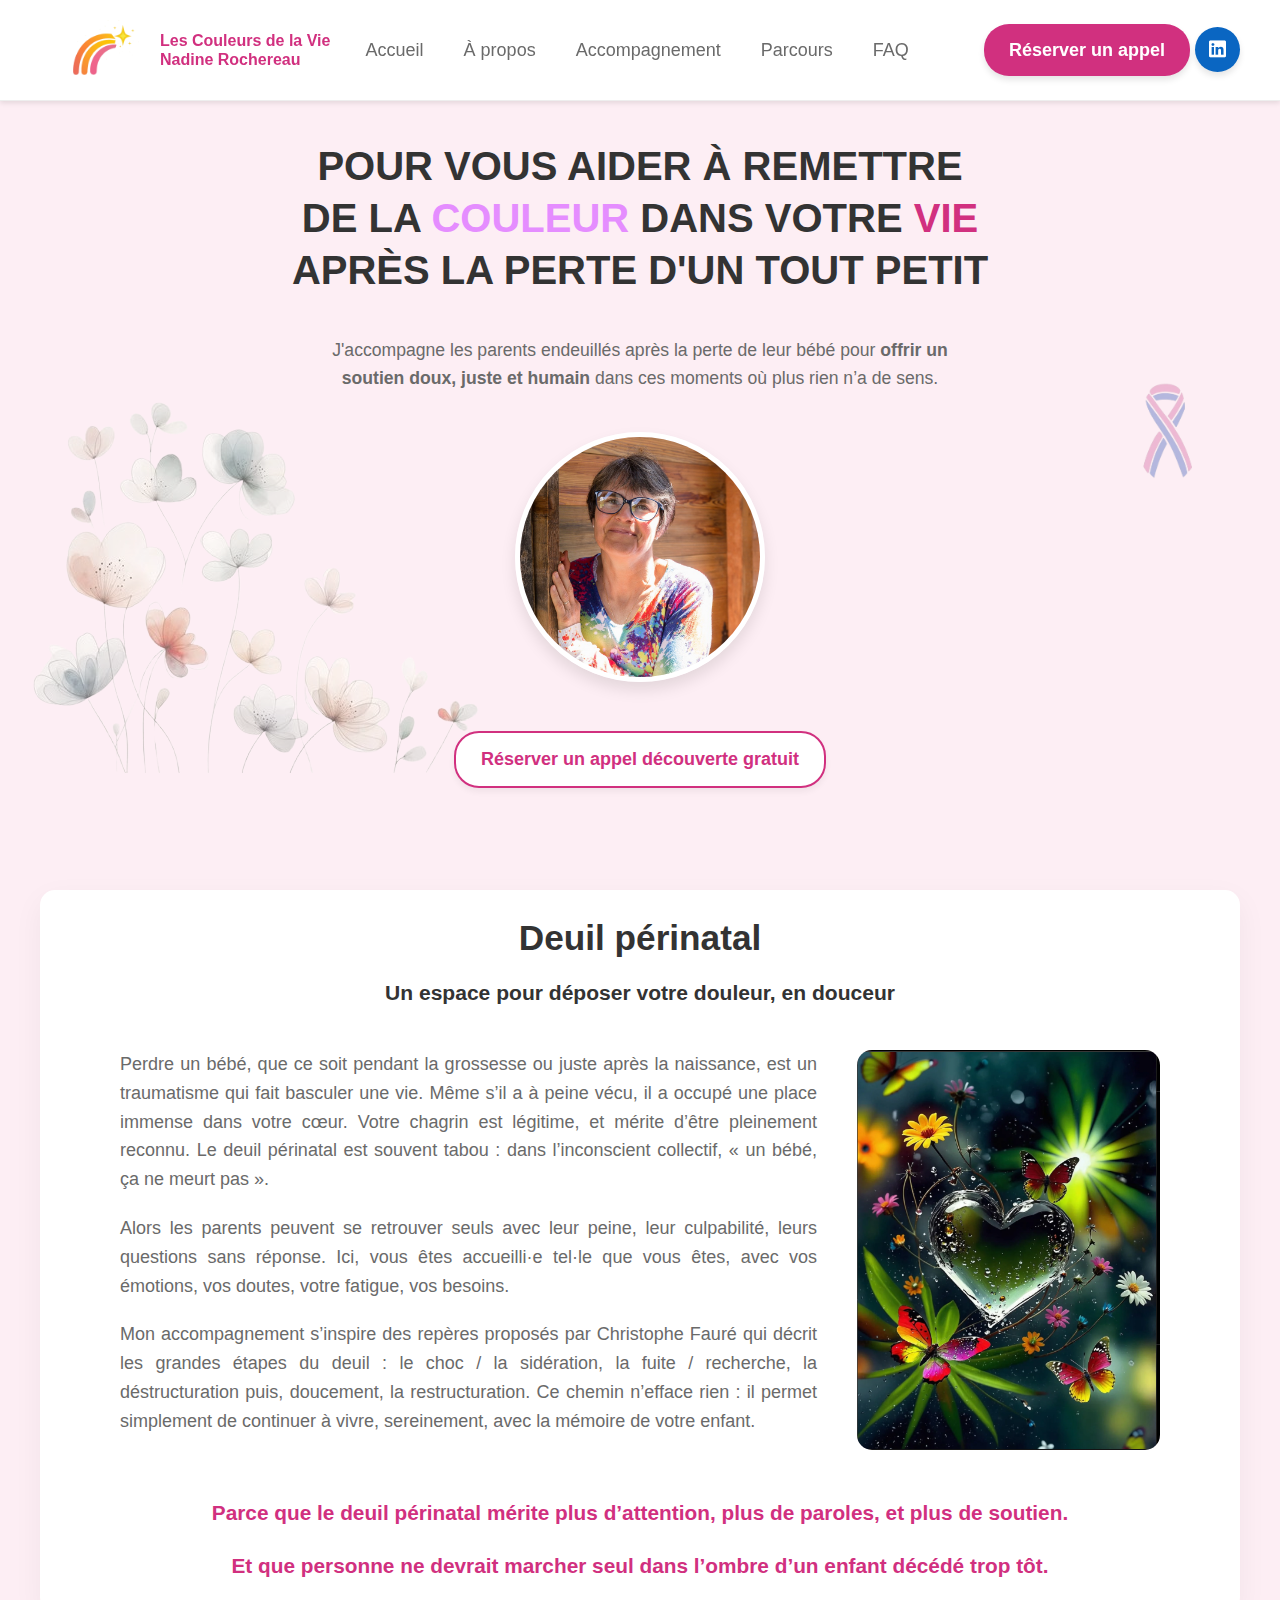
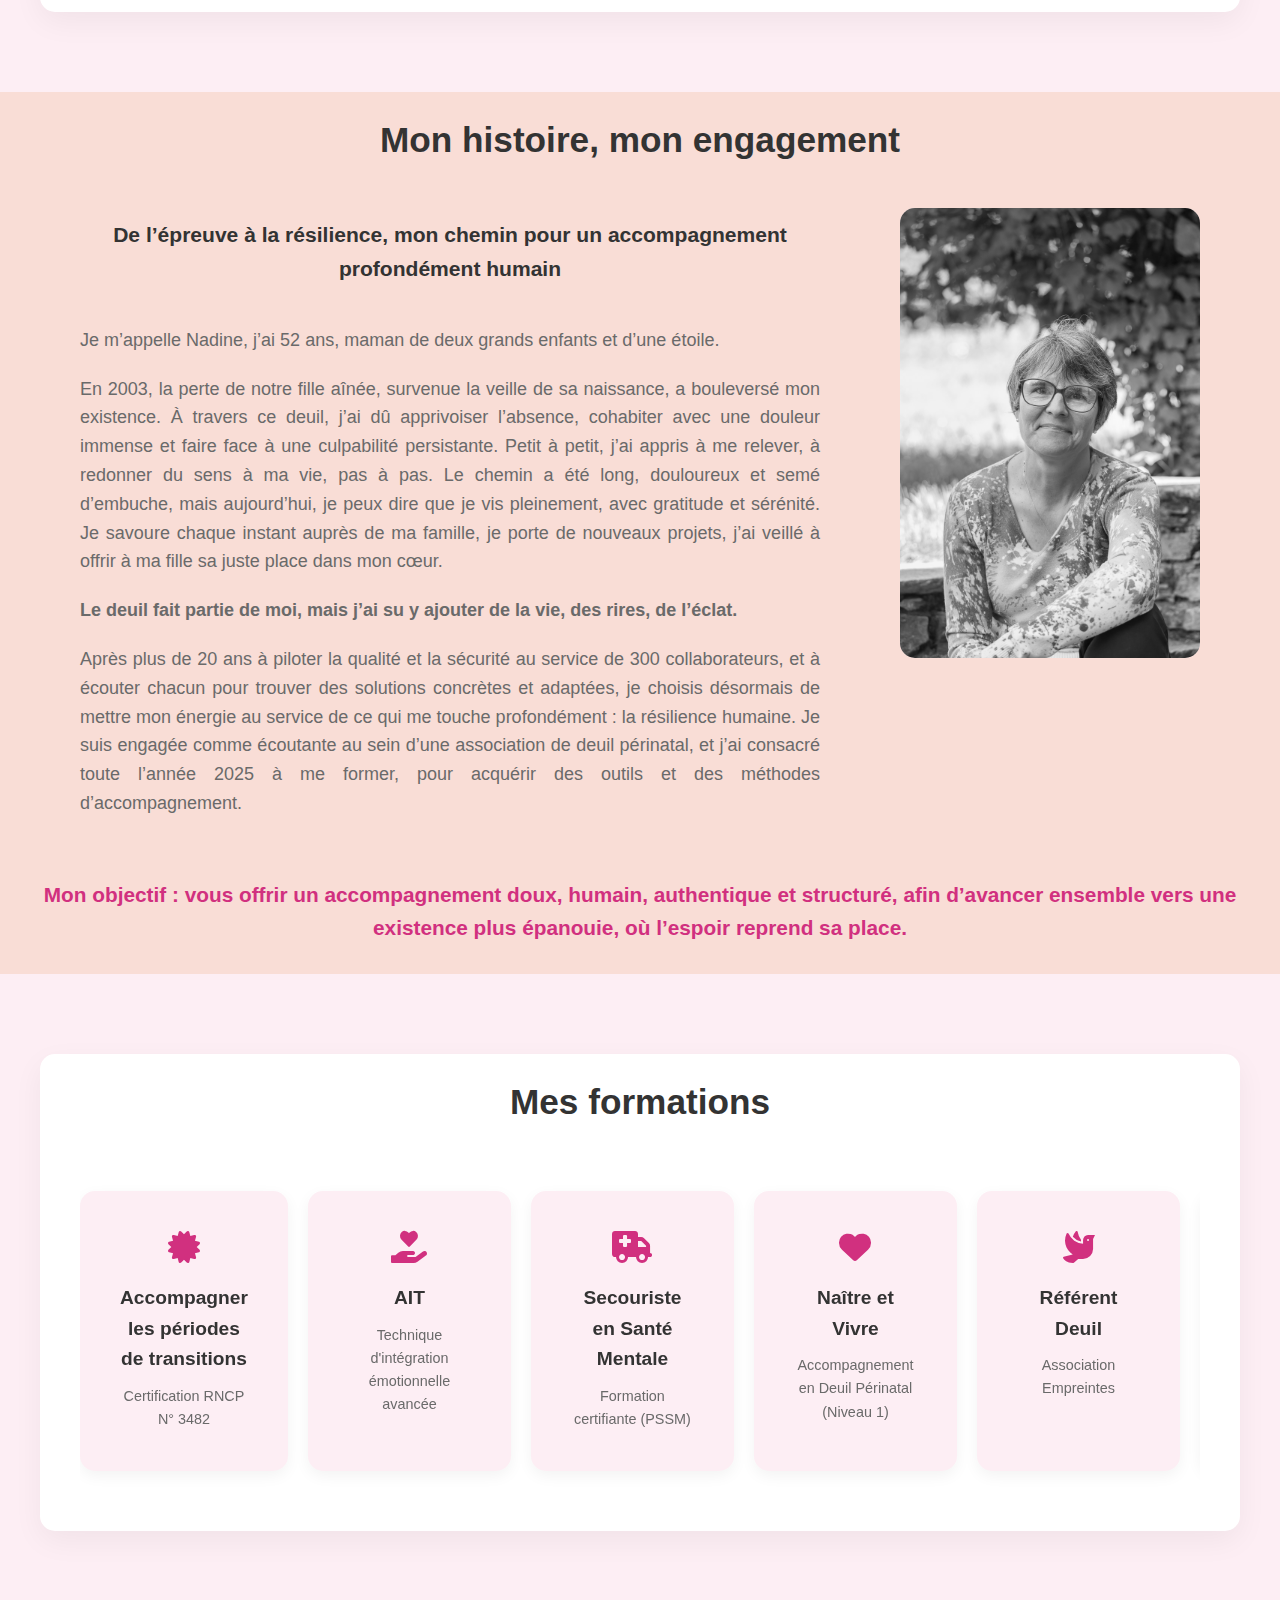
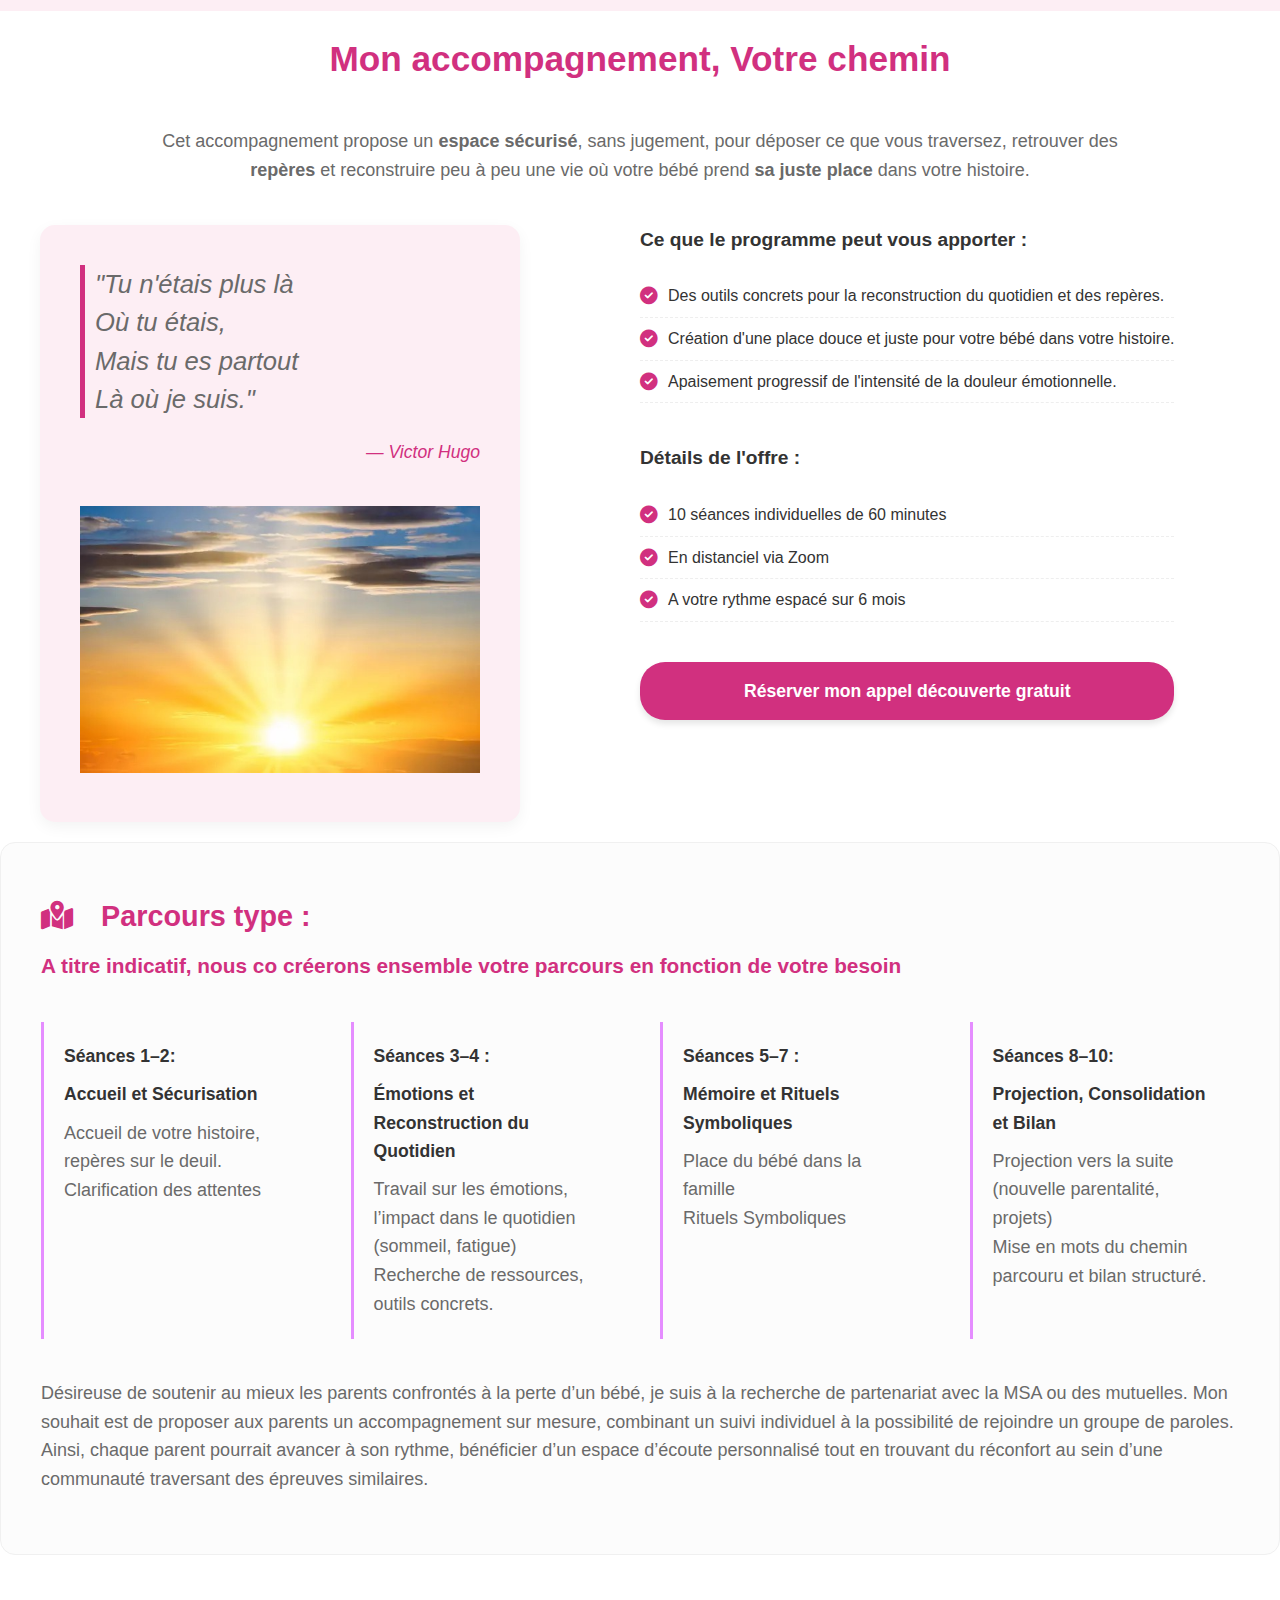
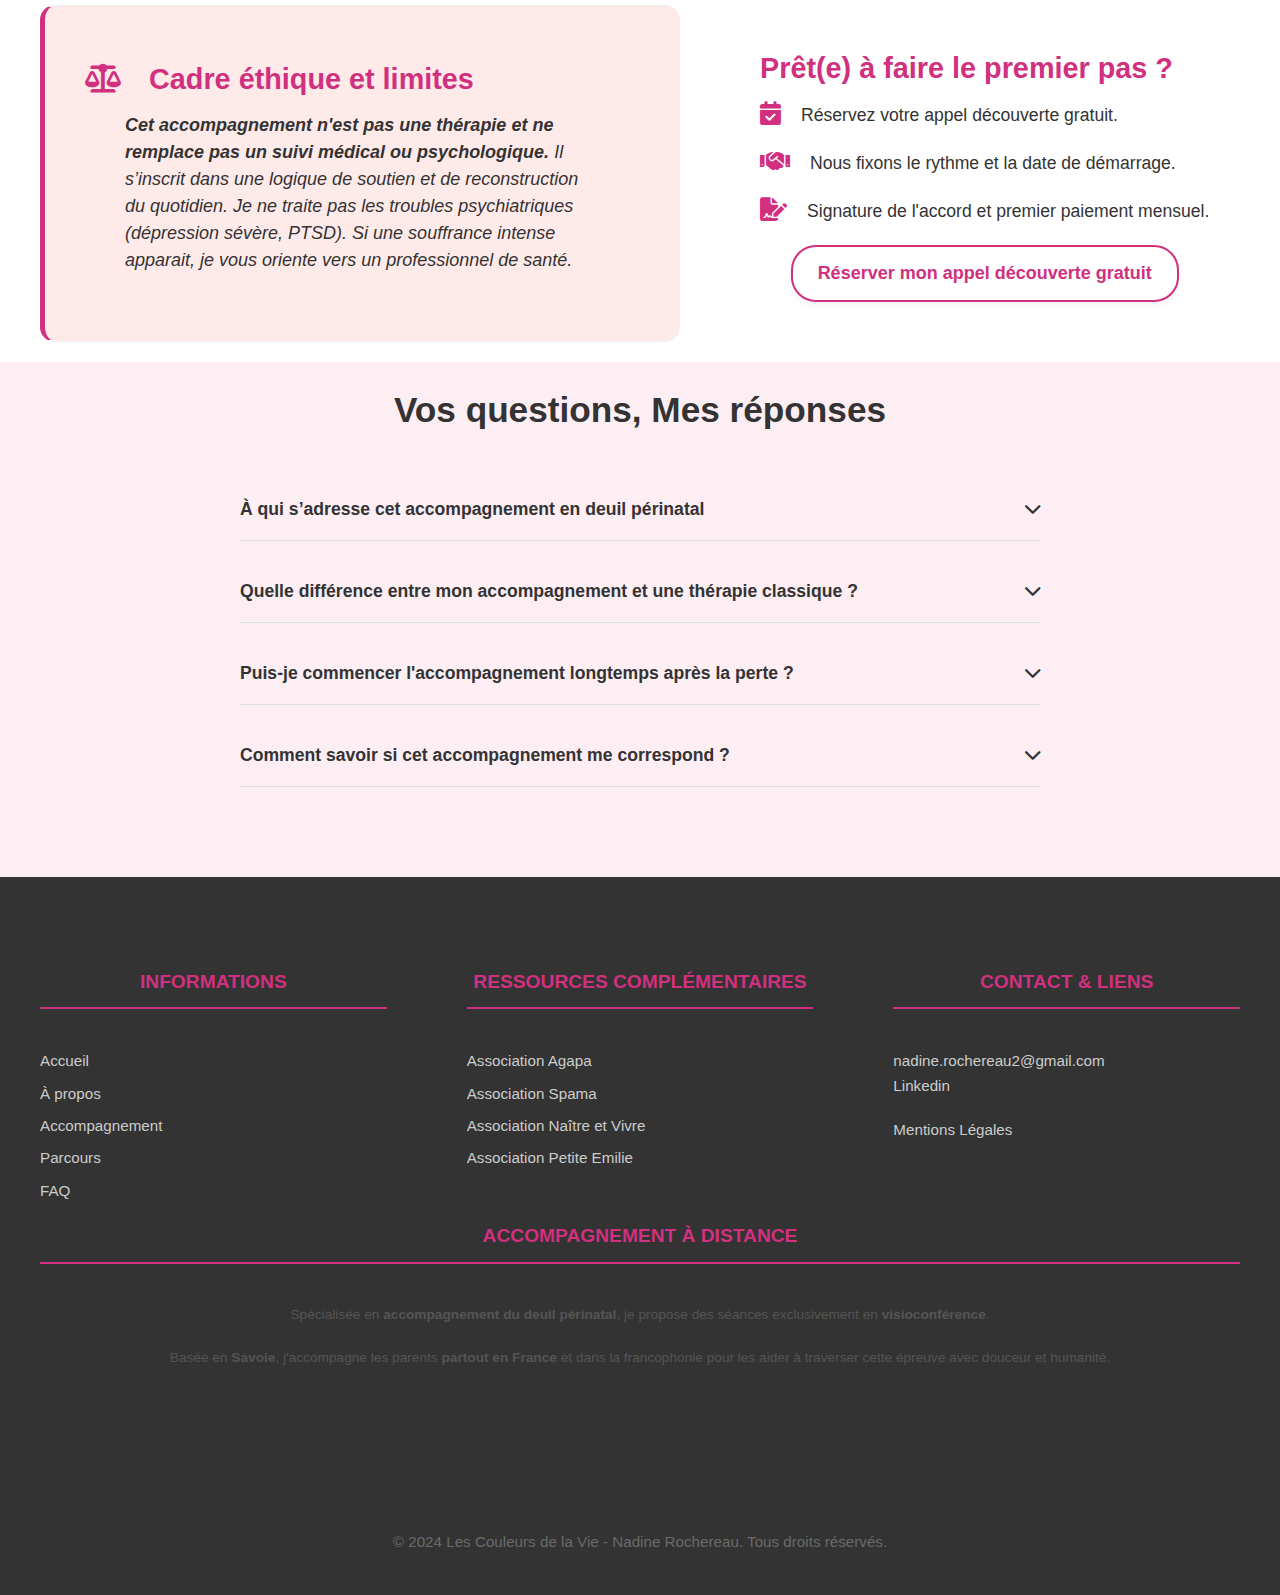
<file: index.html>
<!DOCTYPE html>
<html lang="fr">
<head>
    <meta charset="UTF-8">
    <meta name="viewport" content="width=device-width, initial-scale=1.0">

    <title>Nadine Rochereau | Les Couleurs de la Vie - Accompagnement Deuil Périnatal</title>
    <meta name="description" content="Nadine Rochereau accompagne les parents traversant un deuil périnatal. Retrouvez sens et apaisement grâce à un suivi personnalisé à distance et bienveillant.">

    <link rel="icon" type="image/png" href="img/favicon.png"> 
    <link rel="apple-touch-icon" href="img/favicon.png"> <meta property="og:title" content="Les Couleurs de la Vie - Nadine Rochereau">
    <meta property="og:description" content="Accompagnement et soutien en deuil périnatal. Retrouver l'apaisement.">
    <meta property="og:image" content="https://nadine-rochereau.fr/img/logo.png">
    <meta property="og:url" content="https://nadine-rochereau.fr">
    <meta property="og:type" content="website">

    <link rel="stylesheet" href="styles.css">
    <link rel="stylesheet" href="https://cdnjs.cloudflare.com/ajax/libs/font-awesome/6.0.0-beta3/css/all.min.css">
</head>
<body>

    <header class="main-header">
        <div class="logo-container">
            <img src="img/logo.png" alt="Logo Les Couleurs de la Vie Nadine Rochereau" class="logo-image">
            <div class="logo-text">
                <p>Les Couleurs de la Vie</p>
                <p>Nadine Rochereau</p>
            </div>
        </div>

        <nav class="main-nav">
            <ul>
                <li><a href="#accueil">Accueil</a></li>
                <li><a href="#apropos">À propos</a></li>
                <li><a href="#offres">Accompagnement</a></li>
                <li><a href="#details-individuel">Parcours</a></li>
                <li><a href="#faq">FAQ</a></li>
            </ul>
        </nav>
        <div class="header_button">
            <a href="https://calendly.com/nadine-rochereau2/30min" class="btn-primary">Réserver un appel</a>
            <a href="https://www.linkedin.com/in/nadine-rochereau-3229ab363/" class="btn-linkedin" aria-label="Lien vers LinkedIn">
                <i class="fab fa-linkedin"></i>
            </a>
        </div>
        
        
    </header>
    <main>
        <section id="accueil" class="hero-section">
            <div class="hero-content">
                <h1 class="headline-choc">
                    POUR VOUS AIDER À REMETTRE DE LA <span class="highlight-color">COULEUR</span>
                    DANS VOTRE <span class="highlight-color-dark">VIE</span> APRÈS LA PERTE D'UN TOUT PETIT
                </h1>
                <p class="tagline">
                    J'accompagne les parents endeuillés après la perte de leur bébé pour  <span class="bold">offrir un soutien doux, juste et humain</span> dans ces moments où plus rien n’a de sens.
                </p>
                <div class="photo-container">
                    <img src="img/nadine_accueil.jpg" alt="Nadine Rochereau - Accompagnatrice" class="profile-photo">
                </div>
                <a href="https://calendly.com/nadine-rochereau2/30min" class="btn-secondary">Réserver un appel découverte gratuit</a>
            </div>
            <div class="decoration ribbon-deco">
                <img src="img/ruban.png" alt="Ruban décoratif" class="deco-image"> 
            </div>
            <div class="decoration butterfly-deco">
                <img src="img/fleur.png" alt="Papillon décoratif" class="deco-image">
            </div> 
        </section>
        <section id="explication-deuil" class="info-section">
            <div class="deuil_title">
                <h2>Deuil périnatal</h2>
                <h3>Un espace pour déposer votre douleur, en douceur</h3>
            </div>
            <div class="info-grid">
                <div class="info-grid-text">
                    <p>
                        Perdre un bébé, que ce soit pendant la grossesse ou juste après la naissance, est un traumatisme qui fait basculer une vie. Même s’il a à peine vécu, il a occupé une place immense dans votre cœur. Votre chagrin est légitime, et mérite d’être pleinement reconnu.
                        Le deuil périnatal est souvent tabou : dans l’inconscient collectif, « un bébé, ça ne meurt pas ».
                    </p>
                    <p> 
                        Alors les parents peuvent se retrouver seuls avec leur peine, leur culpabilité, leurs questions sans réponse. Ici, vous êtes accueilli·e tel·le que vous êtes, avec vos émotions, vos doutes, votre fatigue, vos besoins.
                    </p>
                    <p>
                    Mon accompagnement s’inspire des repères proposés par Christophe Fauré qui décrit les grandes étapes du deuil : le choc / la sidération, la fuite / recherche, la déstructuration puis, doucement, la restructuration.
                    Ce chemin n’efface rien : il permet simplement de continuer à vivre, sereinement, avec la mémoire de votre enfant. 
                    </p>
                </div>
                <img src="img/image_deuil.png" alt="Accompagnement deuil périnatal" class="visual-placeholder" id="deuil_img">
            </div>
            <div class="transition-div">
                <p class="transition-phrase">
                Parce que le deuil périnatal mérite plus d’attention, plus de paroles, et plus de soutien.
                </p>
                <p class="transition-phrase">
                    Et que personne ne devrait marcher seul dans l’ombre d’un enfant décédé trop tôt.
                </p>
            </div>
            
        </section>
        <div class="smooth-transition-div"></div>

        <section id="apropos" class="about-section">
            <h2>Mon histoire, mon engagement</h2>
            <div class="about-content">
                <div class="bio-text">
                    <h3>De l’épreuve à la résilience, mon chemin pour un accompagnement profondément humain</h3>
                    <p>
                        Je m’appelle Nadine, j’ai 52 ans, maman de deux grands enfants et d’une étoile.
                    </p>
                    
                    <p>
                        En 2003, la perte de notre fille aînée, survenue la veille de sa naissance, a bouleversé mon existence. À travers ce deuil, j’ai dû apprivoiser l’absence, cohabiter avec une douleur immense et faire face à une culpabilité persistante. Petit à petit, j’ai appris à me relever, à redonner du sens à ma vie, pas à pas. Le chemin a été long, douloureux et semé d’embuche, mais aujourd’hui, je peux dire que je vis pleinement, avec gratitude et sérénité. Je savoure chaque instant auprès de ma famille, je porte de nouveaux projets, j’ai veillé à offrir à ma fille sa juste place dans mon cœur.                     
                    </p>
                    <p>
                        <span class="bold">Le deuil fait partie de moi, mais j’ai su y ajouter de la vie, des rires, de l’éclat.</span> 
                    </p>
                    <p>
                        Après plus de 20 ans à piloter la qualité et la sécurité au service de 300 collaborateurs, et à écouter chacun pour trouver des solutions concrètes et adaptées, je choisis désormais de mettre mon énergie au service de ce qui me touche profondément : la résilience humaine. Je suis engagée comme écoutante au sein d’une association de deuil périnatal, et j’ai consacré toute l’année 2025 à me former, pour acquérir des outils et des méthodes d’accompagnement.                    
                    </p>
                    
                </div>
                <img src="img/nadine_apropos.jpg" alt="nadine_apropos" class="visual-placeholder" id="apropos_img">
            </div>
            <div class="transition-div">
                <p class="transition-phrase">
                    Mon <span class="bold">objectif</span> : vous offrir un accompagnement doux, humain, authentique et structuré, afin d’avancer ensemble vers une existence plus épanouie, où l’espoir reprend sa place.
                </p>
            </div>
        </section>
        <section id="formations" class="info-section">
            <h2>Mes formations</h2>
            <div class="formations-carrousel">
                <div class="formations-group">
                    <div class="formation-card">
                        <i class="fas fa-certificate"></i>
                        <h4>Accompagner les périodes de transitions</h4>
                        <p>Certification RNCP N° 3482 </p>
                    </div>

                    <div class="formation-card">
                        <i class="fas fa-hand-holding-heart"></i>
                        <h4>AIT </h4>
                        <p>Technique d'intégration émotionnelle avancée</p>
                    </div>

                    <div class="formation-card">
                        <i class="fas fa-ambulance"></i>
                        <h4>Secouriste en Santé Mentale</h4>
                        <p>Formation certifiante  (PSSM)</p>
                    </div>

                    <div class="formation-card">
                        <i class="fa-solid fa-heart"></i>
                        <h4>Naître et Vivre</h4>
                        <p>Accompagnement en Deuil Périnatal (Niveau 1)</p>
                    </div>
                    <div class="formation-card">
                        <i class="fa-solid fa-dove"></i>
                        <h4>Référent Deuil</h4>
                        <p>Association Empreintes</p>
                    </div>
                </div> 
                <div aria-hidden="true" class="formations-group">
                    <div class="formation-card">
                        <i class="fas fa-certificate"></i>
                        <h4>Accompagner les périodes de transitions</h4>
                        <p>Certification RNCP N° 3482 </p>
                    </div>

                    <div class="formation-card">
                        <i class="fas fa-hand-holding-heart"></i>
                        <h4>AIT </h4>
                        <p>Technique d'intégration émotionnelle avancée</p>
                    </div>

                    <div class="formation-card">
                        <i class="fas fa-ambulance"></i>
                        <h4>Secouriste en Santé Mentale</h4>
                        <p>Formation certifiante  (PSSM)</p>
                    </div>

                    <div class="formation-card">
                        <i class="fa-solid fa-heart"></i>
                        <h4>Naître et Vivre</h4>
                        <p>Accompagnement en Deuil Périnatal (Niveau 1)</p>
                    </div>
                    <div class="formation-card">
                        <i class="fa-solid fa-dove"></i>
                        <h4>Référent Deuil</h4>
                        <p>Association Empreintes</p>
                    </div>
                </div>
            </div>
        </section>
        <section id="offres" class="offers-section single-offer-focus">
            <h2>Mon accompagnement, Votre chemin</h2>
            <div class="offers-intro">
                <p>
                    Cet accompagnement propose un <span class="bold">espace sécurisé</span>, sans jugement, pour déposer ce que vous traversez, retrouver des <span class="bold">repères</span> et reconstruire peu à peu une vie où votre bébé prend <span class="bold">sa juste place </span>dans votre histoire.
                </p>
            </div>
            <div class="offer-container-grid">
                
                <div class="quote-block">
                    <blockquote class="hugo-quote">
                        <p>"Tu n'étais plus là </p>
                        <p>Où tu étais, </p>
                        <p>Mais tu es partout </p>
                        <p>Là où je suis."</p>
                    </blockquote>
                    <cite>— Victor Hugo</cite>
                    <img src="img/lever_soleil.jpg" alt="Lever de soleil" class="soleil-quote-deco">
                </div>

                <div class="offer-details-block">
                    <div class="key-benefits-list">
                        <h4>Ce que le programme peut vous apporter :</h4>
                        <ul class="features-list">
                            <li><i class="fas fa-check-circle"></i> Des outils concrets pour la reconstruction du quotidien et des repères.</li>
                            <li><i class="fas fa-check-circle"></i> Création d'une place douce et juste pour votre bébé dans votre histoire.</li>
                            <li><i class="fas fa-check-circle"></i> Apaisement progressif de l'intensité de la douleur émotionnelle.</li>
                            
                        </ul>
                        
                    </div>
                    <div class="key-benefits-list">
                        <h4>Détails de l'offre :</h4>
                        <ul class="features-list">
                            <li><i class="fas fa-check-circle"></i> 10 séances individuelles de 60 minutes</li>
                            <li><i class="fas fa-check-circle"></i> En distanciel via Zoom</li>
                            <li><i class="fas fa-check-circle"></i>A votre rythme espacé sur 6 mois</li>
                        </ul>
                        <a href="https://calendly.com/nadine-rochereau2/30min" class="btn-primary cta-main-btn">Réserver mon appel découverte gratuit</a>
                    </div>
                </div>

            </div>
        </section>


        <section id="details-individuel" class="detail-section">
            <div class="detail-container">                
                <div class="detail-block">
                    <h3><i class="fas fa-map-marked-alt"></i> Parcours type :</h3>
                    <h4>A titre indicatif, nous co créerons ensemble votre parcours en fonction de votre besoin</h4>
                    <div class="timeline-grid">
                        <div class="timeline-item">
                            <h4>Séances 1–2:</h4>
                            <h4>Accueil et Sécurisation</h4>
                            <p>Accueil de votre histoire, repères sur le deuil.</p>
                            <p>Clarification des attentes</p>
                        </div>
                        <div class="timeline-item">
                            <h4>Séances 3–4 :</h4>
                            <h4>Émotions et Reconstruction du Quotidien</h4>
                            <p>Travail sur les émotions, l’impact dans le quotidien (sommeil, fatigue)</p>
                            <p>Recherche de ressources, outils concrets.</p>
                        </div>
                        <div class="timeline-item">
                            <h4>Séances 5–7 :</h4>
                            <h4>Mémoire et Rituels Symboliques</h4>
                            <p>Place du bébé dans la famille</p>
                            <p>Rituels Symboliques</p>
                        </div>
                        <div class="timeline-item">
                            <h4>Séances 8–10:</h4>
                            <h4>Projection, Consolidation et Bilan</h4>
                            <p>Projection vers la suite (nouvelle parentalité, projets)</p>
                            <p>Mise en mots du chemin parcouru et bilan structuré.</p>
                        </div>
                    </div>
                    <div class="partnership-note">
                        <p>
                            Désireuse de soutenir au mieux les parents confrontés à la perte d’un bébé, je suis à la recherche de partenariat avec la MSA ou des mutuelles. Mon souhait est de proposer aux parents un accompagnement  sur mesure, combinant un suivi individuel à la possibilité de rejoindre un groupe de paroles. Ainsi, chaque parent pourrait avancer à son rythme, bénéficier d’un espace d’écoute personnalisé tout en trouvant du réconfort au sein d’une communauté traversant des épreuves similaires. 
                        </p>
                    </div>
                </div>
                <div class="ethique-start-block">
                    <div class="detail-block ethics-block">
                        <h3><i class="fas fa-balance-scale"></i> Cadre éthique et limites</h3>
                        <p class="important-note">
                            <span class="bold">Cet accompagnement n'est pas une thérapie et ne remplace pas un suivi médical ou psychologique.</span> Il s’inscrit dans une logique de soutien et de reconstruction du quotidien. Je ne traite pas les troubles psychiatriques (dépression sévère, PTSD). Si une souffrance intense apparait, je vous oriente vers un professionnel de santé.
                        </p>
                    </div>
                    
                    <div class="detail-block cta-final">
                        <h3>Prêt(e) à faire le premier pas ?</h3>
                        <ol class="start-steps">
                            <li><i class="fas fa-calendar-check"></i> Réservez votre appel découverte gratuit.</li>
                            <li><i class="fas fa-handshake"></i> Nous fixons le rythme et la date de démarrage.</li>
                            <li><i class="fas fa-file-signature"></i> Signature de l'accord et premier paiement mensuel.</li>
                        </ol>
                        <a href="https://calendly.com/nadine-rochereau2/30min" class="btn-secondary">Réserver mon appel découverte gratuit</a>
                    </div>
                </div>
                

            </div>
        </section>

        <section id="faq" class="faq-section">
            <h2>Vos questions, Mes réponses</h2>
            <div class="faq-accordion">
                <div class="faq-item">
                    <button class="accordion-header" aria-expanded="false" data-target="faq-1">
                        À qui s’adresse cet accompagnement en deuil périnatal  <i class="fas fa-chevron-down"></i>
                    </button>
                    <div id="faq-1" class="accordion-content">
                        <p>
                            Mon accompagnement s’adresse à chaque parent, qu’il s’agisse d’un homme ou d’une femme, ayant vécu la perte d’un tout-petit, quel que soit le contexte ou le moment de la grossesse. Je tiens à préciser, avec respect et honnêteté, que mon expertise est davantage adaptée aux situations où le bébé n’a pas vécu au-delà de quelques mois. Au-delà de cette période, il est possible que je ne sois pas la personne la plus à même de vous accompagner au mieux dans votre cheminement.
                        </p>
                    </div>
                </div>
                <div class="faq-item">
                    <button class="accordion-header" aria-expanded="false" data-target="faq-2">
                        Quelle différence entre mon accompagnement et une thérapie classique ?<i class="fas fa-chevron-down"></i>
                    </button>
                    <div id="faq-2" class="accordion-content">
                        <p>
                            Dans le cadre de cet accompagnement, il ne s’agit pas de remonter à la source de votre douleur ni d’explorer votre passé ou votre enfance. Ensemble, nous allons porter notre attention sur ce que vous vivez aujourd’hui et sur la manière de vous projeter vers l’avenir. L’objectif est de vous offrir des outils concrets, adaptés à votre histoire, pour vous soutenir et vous apporter un apaisement au quotidien, avec douceur et respect.                        
                        </p>
                    </div>
                </div>

                <div class="faq-item">
                    <button class="accordion-header" aria-expanded="false" data-target="faq-3">
                        Puis-je commencer l'accompagnement longtemps après la perte ? <i class="fas fa-chevron-down"></i>
                    </button>
                    <div id="faq-3" class="accordion-content">
                        <p>
                            Bien sûr, il n’y a pas de délai pour cheminer dans son deuil. Que votre perte soit récente ou qu’elle remonte à de nombreuses années, il n’est jamais trop tard pour se tourner vers un accompagnement, dès lors que le besoin de faire la paix avec cette épreuve se fait sentir. Chacun avance à son rythme et il est important d’accueillir ce besoin avec bienveillance, quel que soit le moment où il s’exprime.
                        </p>
                    </div>
                </div>
                    <div class="faq-item">
                    <button class="accordion-header" aria-expanded="false" data-target="faq-4">
                        Comment savoir si cet accompagnement me correspond  ? <i class="fas fa-chevron-down"></i>
                    </button>
                    <div id="faq-4" class="accordion-content">
                        <p>
                            Il est tout à fait compréhensible de se poser cette question : s’engager dans un accompagnement pour un deuil périnatal implique d’ouvrir son espace intime à quelqu’un d’autre. Je mets un point d’honneur à vous offrir un cadre bienveillant, confidentiel et sécurisant, où chaque émotion, chaque ressenti, ont leur place sans jugement. Vous pouvez vous exprimer librement, que vos pensées soient claires ou encore floues, assumées ou non. C’est la raison pour laquelle je vous invite à un premier échange gratuit sur Zoom, afin de discuter ensemble et de voir, en toute honnêteté, si mon accompagnement répond à vos besoins et peut véritablement vous apporter du réconfort.
                        </p>
                    </div>
                </div>
            </div>
        </section>

    </main>

   <footer>
        <div class="footer-container">
            
            <div class="footer-col footer-info">
                <h3>Informations</h3>
                <ul>
                    <li><a href="#accueil">Accueil</a></li>
                    <li><a href="#apropos">À propos</a></li>
                    <li><a href="#offres">Accompagnement</a></li>
                    <li><a href="#details-individuel">Parcours</a></li>
                    <li><a href="#faq">FAQ</a></li>
                </ul>
                <p class="copyright-mobile">&copy; 2024 Les Couleurs de la Vie - Nadine Rochereau.</p>
            </div>

            <div class="footer-col footer-ressources">
                <h3>Ressources complémentaires</h3>
                
                <ul class="local-links">
                    <li><a href="https://www.association-agapa.fr/">Association Agapa</a></li>
                    <li><a href="https://www.association-spama.com/">Association Spama</a></li>
                    <li><a href="https://naitre-et-vivre.org/">Association Naître et Vivre</a></li>
                    <li><a href="https://www.petiteemilie.org/page/1471220-accueil">Association Petite Emilie</a></li>
                </ul>
            </div>
            
            <div class="footer-col footer-contact">
                <h3>Contact & Liens</h3>
                <p>
                    <a href="mailto:nadine.rochereau2@gmail.com">nadine.rochereau2@gmail.com</a><br>
                    <a href="https://www.linkedin.com/in/nadine-rochereau-3229ab363/">Linkedin</a><br>

                </p>
                <p>
                    <a href="mentions-legales.html">Mentions Légales</a>
                </p>
            </div>
            
        </div>
          <div class="footer-col footer-local-seo">
            <h3>Accompagnement à distance</h3>
            <p style="font-size: 0.9em; line-height: 1.6; color: #555;">
                Spécialisée en <strong>accompagnement du deuil périnatal</strong>, je propose des séances exclusivement en <strong>visioconférence</strong>. <br><br>
                Basée en <strong>Savoie</strong>, j'accompagne les parents <strong>partout en France</strong> et dans la francophonie pour les aider à traverser cette épreuve avec douceur et humanité.
            </p>
        </div>
        
        <div class="footer-bottom">
            <p class="copyright-desktop">&copy; 2024 Les Couleurs de la Vie - Nadine Rochereau. Tous droits réservés.</p>
        </div>
    </footer>

    <script src="script.js"></script>
</body>
</html>
</file>
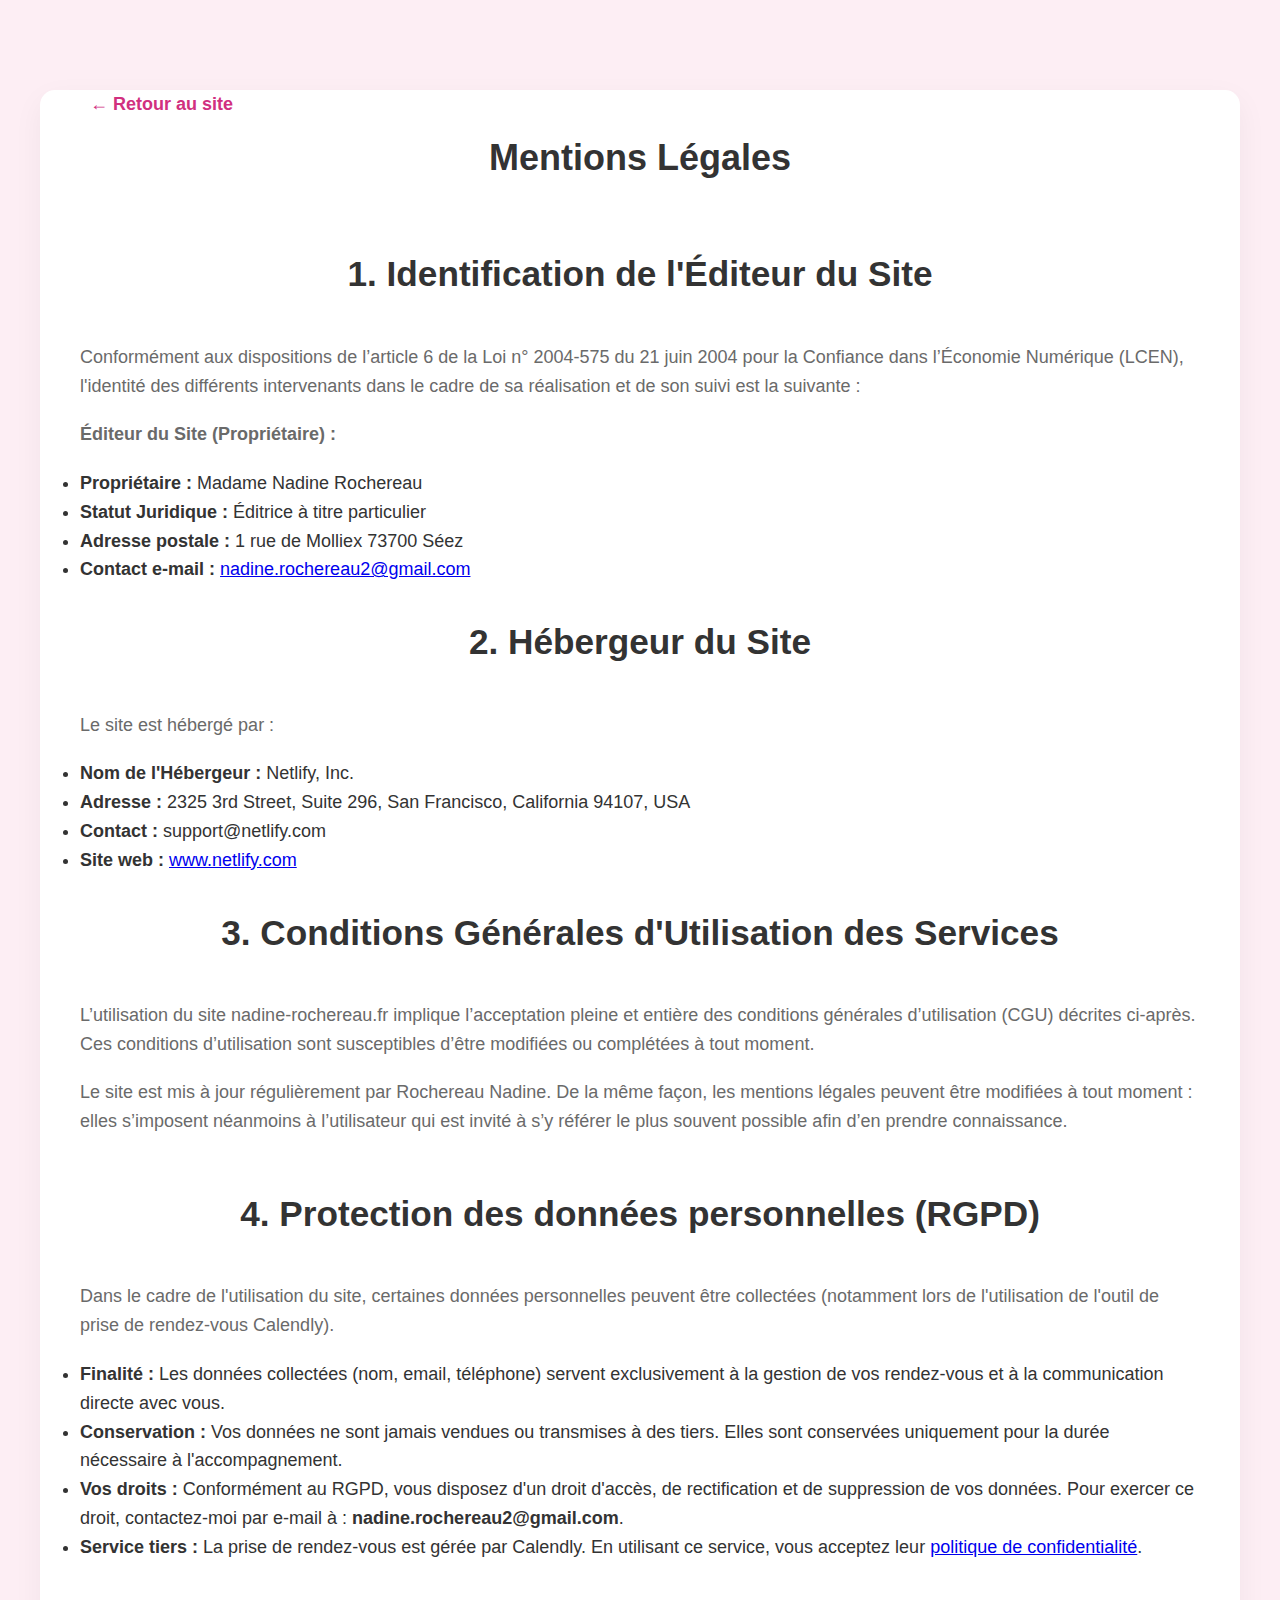
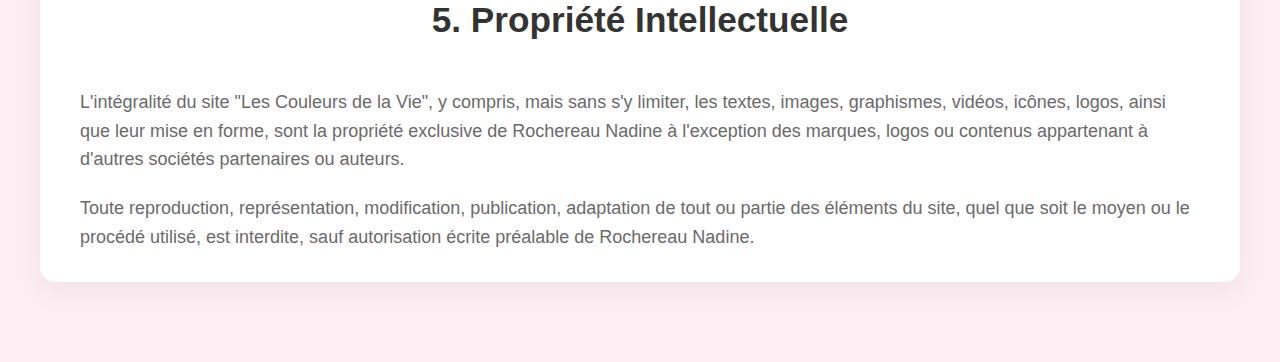
<file: mentions-legales.html>
<!DOCTYPE html>
<html lang="fr">
<head>
    <meta charset="UTF-8">
    <meta name="viewport" content="width=device-width, initial-scale=1.0">
    <link rel="canonical" href="https://www.nadine-rochereau.fr/mentions-legales" />
    <title>Mentions Légales - Les Couleurs de la Vie</title>
    <link rel="stylesheet" href="styles.css"> 
    
    </head>
<body>
    
    <main id="mentions-legales" class="info-section legal-page" style="margin-top:0;">
        <a href="index.html" style="text-decoration: none; color: var(--color-primary); font-weight: bold;margin:50px;">← Retour au site</a>
        <h1>Mentions Légales</h1>

        <section>
            <h2>1. Identification de l'Éditeur du Site</h2>
            <p>Conformément aux dispositions de l’article 6 de la Loi n° 2004-575 du 21 juin 2004 pour la Confiance dans l’Économie Numérique (LCEN), l'identité des différents intervenants dans le cadre de sa réalisation et de son suivi est la suivante :</p>
            
            <p><strong>Éditeur du Site (Propriétaire) :</strong></p>
            <ul>
                <li><strong>Propriétaire :</strong> Madame Nadine Rochereau</li>
                <li><strong>Statut Juridique :</strong> Éditrice à titre particulier</li>
                <li><strong>Adresse postale :</strong> 1 rue de Molliex 73700 Séez</li>
                <li><strong>Contact e-mail :</strong> <a href="mailto:nadine.rochereau2@gmail.com">nadine.rochereau2@gmail.com</a></li>
            </ul>
        </section>
        <section>
            <h2>2. Hébergeur du Site</h2>
            <p>Le site est hébergé par :</p>
            <ul>
                <li><strong>Nom de l'Hébergeur :</strong> Netlify, Inc.</li>
                <li><strong>Adresse :</strong> 2325 3rd Street, Suite 296, San Francisco, California 94107, USA</li>
                <li><strong>Contact :</strong> support@netlify.com</li>
                <li><strong>Site web :</strong> <a href="https://www.netlify.com" target="_blank">www.netlify.com</a></li>
            </ul>
        </section>

        <section>
            <h2>3. Conditions Générales d'Utilisation des Services</h2>
            <p>L’utilisation du site nadine-rochereau.fr implique l’acceptation pleine et entière des conditions générales d’utilisation (CGU) décrites ci-après. Ces conditions d’utilisation sont susceptibles d’être modifiées ou complétées à tout moment.</p>
            <p>Le site est mis à jour régulièrement par Rochereau Nadine. De la même façon, les mentions légales peuvent être modifiées à tout moment : elles s’imposent néanmoins à l’utilisateur qui est invité à s’y référer le plus souvent possible afin d’en prendre connaissance.</p>
        </section>
        <section>
        <h2>4. Protection des données personnelles (RGPD)</h2>
            <p>Dans le cadre de l'utilisation du site, certaines données personnelles peuvent être collectées (notamment lors de l'utilisation de l'outil de prise de rendez-vous Calendly).</p>
            <ul>
                <li><strong>Finalité :</strong> Les données collectées (nom, email, téléphone) servent exclusivement à la gestion de vos rendez-vous et à la communication directe avec vous.</li>
                <li><strong>Conservation :</strong> Vos données ne sont jamais vendues ou transmises à des tiers. Elles sont conservées uniquement pour la durée nécessaire à l'accompagnement.</li>
                <li><strong>Vos droits :</strong> Conformément au RGPD, vous disposez d'un droit d'accès, de rectification et de suppression de vos données. Pour exercer ce droit, contactez-moi par e-mail à : <strong>nadine.rochereau2@gmail.com</strong>.</li>
                <li><strong>Service tiers :</strong> La prise de rendez-vous est gérée par Calendly. En utilisant ce service, vous acceptez leur <a href="https://calendly.com/privacy" target="_blank">politique de confidentialité</a>.</li>
            </ul>
        </section>
        <section>
            <h2>5. Propriété Intellectuelle</h2>
            <p>L'intégralité du site "Les Couleurs de la Vie", y compris, mais sans s'y limiter, les textes, images, graphismes, vidéos, icônes, logos, ainsi que leur mise en forme, sont la propriété exclusive de Rochereau Nadine à l'exception des marques, logos ou contenus appartenant à d'autres sociétés partenaires ou auteurs.</p>
            <p>Toute reproduction, représentation, modification, publication, adaptation de tout ou partie des éléments du site, quel que soit le moyen ou le procédé utilisé, est interdite, sauf autorisation écrite préalable de Rochereau Nadine.</p>
        </section>

    </main>
    
    </body>
</html>
</file>
<file: styles.css>
/* ======================= 1. VARIABLES GLOBALES ======================= */
:root {
    /* Couleurs */
    --color-primary: #D1307F; /* Rose/Violet vif (pour les accents) */
    --color-secondary: #FDEEF4; /* Rose pâle (fond principal) */
    --color-text-dark: #333333; /* Texte principal foncé */
    --color-text-light: #6A6A6A; /* Texte secondaire/corps */
    --color-background-main: #FFFFFF; /* Fond des blocs de contenu */
    --color-background-apropos:#f9ddd6;/*Fond du bloc a propos*/
    --color-button-primary: #D1307F; /* Couleur principale pour les boutons */
    --color-button-hover: #B5286D;
    --color-linkedin: #0A66C2; /* Couleur LinkedIn */
    --color-highlight-text: #E58DFF; /* Pour la couleur dans le H1 */

    /* Typographie */
    --font-family-main: 'Poppins', sans-serif; /* Poppins ou une police moderne et lisible */
    --font-size-base: 18px;

    /* Espacement */
    --space-xl: 10px;
    --space-lg: 80px;
    --space-md: 40px;
    --space-sm: 20px;
    --space-xs: 10px;

    /* Rayon des bordures */
    --border-radius-btn: 25px;
    --border-radius-card: 15px;
}

@import url('https://fonts.googleapis.com/css2?family=Poppins:wght@300;400;600;700&display=swap');


/* ======================= 2. RESET & BASE STYLE ======================= */
* {
    margin: 0;
    padding: 0;
    box-sizing: border-box;
    max-width: 100%;
}

body {
    font-family: var(--font-family-main);
    font-size: var(--font-size-base);
    line-height: 1.6;
    color: var(--color-text-dark);
    background-color: var(--color-secondary);
}

main {
    margin: 0 auto;
}

section {
    padding: var(--space-xl) var(--space-md);
}

h1, h2, h3 {
    color: var(--color-text-dark);
    margin-top: var(--space-xs);
    margin-bottom: var(--space-md);
    font-weight: 700;
    text-align: center;
}

h2 {
    font-size: 2.2rem;
}

p {
    margin-bottom: var(--space-sm);
    color: var(--color-text-light);
}

/* ======================= 3. BOUTONS & ELEMENTS UTILITAIRES ======================= */

/* Styles de base pour les boutons */
.btn-primary, .btn-secondary, .btn-tertiary, .btn-linkedin {
    display: inline-block;
    padding: 12px 25px;
    font-weight: 600;
    text-decoration: none;
    border: none;
    cursor: pointer;
    transition: background-color 0.3s ease, transform 0.2s ease;
    border-radius: var(--border-radius-btn);
}

/* Bouton Principal (Header/Fin de page) */
.btn-primary {
    background-color: var(--color-button-primary);
    color: var(--color-background-main);
    box-shadow: 0 4px 6px rgba(0, 0, 0, 0.1);
    text-align: center;
}

.btn-primary:hover {
    background-color: var(--color-button-hover);
    transform: translateY(-2px);
}

/* Bouton Secondaire (Section Héro) */
.btn-secondary {
    background-color: var(--color-background-main);
    color: var(--color-button-primary);
    border: 2px solid var(--color-button-primary);
    box-shadow: 0 4px 6px rgba(0, 0, 0, 0.05);
}

.btn-secondary:hover {
    background-color: var(--color-secondary);
    transform: translateY(-2px);
}

/* Bouton Tertiaire (Offres) */
.btn-tertiary {
    background-color: var(--color-button-primary);
    color: white;
    padding: 10px 20px;
}

/* Bouton LinkedIn */
.btn-linkedin {
    background-color: var(--color-linkedin);
    color: white;
    width: 45px;
    height: 45px;
    padding: 0;
    line-height: 45px;
    text-align: center;
    border-radius: 50%;
    font-size: 1.2rem;
    box-shadow: 0 4px 6px rgba(0, 0, 0, 0.1);
}
.btn-linkedin:hover {
    background-color: #0077b5;
    transform: translateY(-2px);
}


/* Texte Surligné */
.highlight-color {
    color: var(--color-highlight-text);
}

.highlight-color-dark {
    color: var(--color-primary);
}
/* Texte en gras */
.bold{
    font-weight: bold;
}

/* ======================= 4. HEADER & NAVIGATION ======================= */
.main-header {
    display: flex;
    justify-content: space-between;
    align-items: center;
    padding: var(--space-xs) var(--space-md);
    background-color: var(--color-background-main);
    border-bottom: 1px solid #eee;
    
    position: fixed;
    top: 0;
    left: 0;
    width: 100%;
    z-index: 1000; 
    box-shadow: 0 2px 5px rgba(0, 0, 0, 0.1);
    
    transition: transform 0.3s ease-in-out; 
}

.main-header.scroll-up {
    transform: translateY(0); /* Le header est visible */
}

.main-header.scroll-down {
    /* Cache le header en le déplaçant vers le haut de sa propre hauteur */
    transform: translateY(-100%); 
}

body {
    padding-top: 90px; 
}
.logo-container {
    display: flex;
    align-items: center;
}

.logo-container .logo-image {
    height: 80px;
}
.logo-text p {
    font-size: 1rem;
    line-height: 1.2;
    font-weight: 600;
    margin: 0;
    color: var(--color-primary);
}

.main-nav ul {
    display: flex;
    list-style: none;
    gap: var(--space-md);
    margin-right: var(--space-md);
}

.main-nav ul a {
    text-decoration: none;
    color: var(--color-text-light);
    font-weight: 500;
    transition: color 0.3s;
}

.main-nav ul a:hover {
    color: var(--color-primary);
}

.main-nav {
    display: flex;
    align-items: center;
    gap: var(--space-sm);
}


/* Hamburger — caché par défaut sur desktop */
.hamburger-btn {
    display: none;
    background: none;
    border: none;
    cursor: pointer;
    padding: 6px;
    border-radius: 8px;
    transition: background 0.2s ease;
    flex-shrink: 0;
}
.hamburger-btn:hover {
    background-color: var(--color-secondary);
}

.header-left {
    display: flex;
    align-items: center;
    gap: var(--space-sm);
}

/* Drawer (barre latérale) */
.drawer {
    position: fixed;
    top: 0;
    left: 0;
    width: 280px;
    height: 100vh;
    background-color: var(--color-background-main);
    z-index: 2000;
    padding: var(--space-md);
    display: flex;
    flex-direction: column;
    gap: var(--space-sm);
    box-shadow: 4px 0 20px rgba(0,0,0,0.12);
    transform: translateX(-100%);
    transition: transform 0.3s ease;
}

.drawer.open {
    transform: translateX(0);
}

.drawer ul {
    list-style: none;
    padding: 0;
    margin: 0;
    display: flex;
    flex-direction: column;
    gap: 4px;
}

.drawer ul a {
    display: block;
    padding: 12px 16px;
    text-decoration: none;
    font-size: 1.05rem;
    font-weight: 600;
    color: var(--color-text-dark);
    border-radius: 10px;
    transition: background 0.2s ease, color 0.2s ease;
}

.drawer ul a:hover {
    background-color: var(--color-secondary);
    color: var(--color-primary);
}

.drawer-close {
    align-self: flex-end;
    background: none;
    border: none;
    font-size: 1.4rem;
    cursor: pointer;
    color: var(--color-text-light);
    padding: 4px 8px;
    border-radius: 8px;
    transition: background 0.2s ease;
    margin-bottom: var(--space-xs);
}
.drawer-close:hover {
    background-color: var(--color-secondary);
    color: var(--color-primary);
}

.drawer-overlay {
    display: none;
    position: fixed;
    inset: 0;
    background: rgba(0,0,0,0.35);
    z-index: 1999;
    backdrop-filter: blur(2px);
}

.drawer-overlay.open {
    display: block;
}

/* ======================= 5. SECTION HÉRO (ACCUEIL) ======================= */
.hero-section {
    background-color: var(--color-secondary);
    min-height: 80vh;
    display: flex;
    flex-direction: column;
    align-items: center;
    text-align: center;
    position: relative;
    overflow: hidden; 
}

.hero-content {
    max-width: 800px;
    padding-top: 30px;
    z-index: 10;
}

.headline-choc {
    font-size: 2.5rem;
    line-height: 1.3;
    margin-bottom: var(--space-md);
    padding: 0 45px;
}

.tagline {
    font-size: 1.1rem;
    max-width: 650px;
    margin: 0 auto var(--space-md);
}

.photo-container {
    margin: var(--space-md) auto;
}

.profile-photo {
    width: 250px;
    height: 250px;
    object-fit: cover;
    border-radius: 50%;
    border: 5px solid var(--color-background-main);
    box-shadow: 0 8px 15px rgba(0, 0, 0, 0.1);
}

/* Décorations */
.decoration {
    position: absolute;
    font-size: 4rem;
    opacity: 0.7;
    pointer-events: none;
}

.ribbon-deco {
    top: 40%;
    right: 5%;
    max-width: 100px;
    max-height: 100px;
}

.butterfly-deco {
    bottom: 1%;
    left: 1%;

}


/* ======================= 6. EXPLICATION DEUIL======================= */
.info-section{
    background-color: var(--color-background-main);
    border-radius: var(--border-radius-card);
    margin: var(--space-lg) auto;
    box-shadow: 0 10px 30px rgba(0, 0, 0, 0.05);
    max-width: 1200px;
}
.deuil_title h2{
    margin-bottom: var(--space-xs);
}

.info-grid {
    display: flex;
    gap: var(--space-md);
    
    margin: 0 auto var(--space-md);
    padding: 0 var(--space-md);
}
.info-grid-text p{
    text-align: justify;
    display: flex;
    flex-direction: column;
    text-justify: inter-word;
}
#deuil_img{
    max-height: 400px;
}
.transition-div{
    margin-top: var(--space-md);
}
.transition-phrase {
    text-align: center;
    font-size: 1.3rem;
    font-weight: 600;
    color: var(--color-primary);
}
/* ======================= 6. À PROPOS ======================= */

.about-section{
        background-color: var(--color-background-apropos);
    width:100%;
}
.about-content {
    display: flex;
    gap: var(--space-lg);
    align-items: flex-start;
    text-align: left;
    padding: 0 var(--space-md);
}

.bio-text {
    flex: 2;
    text-align: justify;
    text-justify: inter-word;
}

.visual-placeholder {
    min-height: 250px;
    background-color: var(--color-secondary);
    border-radius: var(--border-radius-card);
}
#apropos_img{
    max-height: 450px;
}
.bio-text ul {
    list-style: none;
    padding: 0;
}

.bio-text ul li {
    margin-bottom: var(--space-xs);
    color: var(--color-text-dark);
    font-weight: 500;
}

.bio-text ul li i {
    color: var(--color-primary);
    margin-right: var(--space-xs);
}

/* ======================= 6. FORMATIONS (CARROUSEL HORIZONTAL) ======================= */
#formations{
    padding-bottom:var(--space-md);
}

.formations-carrousel{
    max-width: 1200px;
    overflow: hidden; 
    padding: var(--space-sm) 0;
    display: flex;
    > * {
      flex: 0 0 100%;
    }
    &:hover .formations-group {
      animation-play-state: paused;
    }
}
.formations-group {
    display: flex;
    gap: var(--space-sm);
    padding-right: var(--space-sm);
     will-change: transform; 
    animation: scrolling 25s linear infinite;
  }
@keyframes scrolling {
    0% {
      transform: translateX(0);
    }
    100% {
      transform: translateX(-100%);
    }
}

.formation-card {
    width:100%;
    padding: var(--space-md);
    background-color: var(--color-secondary);
    border-radius: var(--border-radius-card);
    text-align: center;
    box-shadow: 0 5px 15px rgba(0, 0, 0, 0.05);
    transition: transform 0.3s ease;
    min-height: 200px;
 
}

.formation-card i {
    font-size: 2rem;
    color: var(--color-primary);
    margin-bottom: var(--space-xs);
}

.formation-card h4 {
    font-size: 1.2rem;
    color: var(--color-text-dark);
    margin: var(--space-xs) 0;
}

.formation-card p {
    font-size: 0.9rem;
    color: var(--color-text-light);
    margin: 0;
}


/* ======================= 7. OFFRES (FOCUS INDIVIDUEL) ======================= */
.offers-section.single-offer-focus {
    background-color: var(--color-background-main); 
    padding: var(--space-xl) var(--space-md);
}

.offers-section h2 {
    font-size: 2.2rem;
    margin-bottom: var(--space-md);
    color: var(--color-primary); 
}

.offer-container-grid {
    max-width: 1200px;
    margin: 0 auto;
    display: flex;
    gap: var(--space-lg);
}

.offers-intro{
    padding: 0 100px;
    text-align: center;
    margin-bottom: 0;
}
.offers-intro p{
    margin-bottom: 0;
}
/* --- Styles de la citation (GAUCHE) --- */
.quote-block {
    max-width: 40%;
    margin-top: var(--space-md);
    padding: var(--space-md);
    background-color: var(--color-secondary); 
    border-radius: var(--border-radius-card);
    text-align: center;
    box-shadow: 0 5px 15px rgba(0, 0, 0, 0.05);
}

.hugo-quote {
    font-size: 1.6rem;
    font-style: italic;
    font-weight: 500;
    color: var(--color-text-dark);
    line-height: 1.5;
    margin-bottom: var(--space-sm);
    padding: 0 var(--space-xs);
    border-left: 5px solid var(--color-primary);
    text-align: left;
}
.hugo-quote p{
    margin-bottom: 0;
}
.quote-block cite {
    display: block;
    font-size: 1.1rem;
    color: var(--color-primary);
    text-align: right;
    margin-bottom: var(--space-md);
}

.quote-description {
    font-size: 1rem;
    color: var(--color-text-light);
    font-style: italic;
}
.soleil-quote-deco{
    max-height: 100%;
}
/* --- Styles du bloc de l'offre (DROITE) --- */
.offer-details-block {
    max-width: 60%;
    margin-top: var(--space-md);
    padding: 0 var(--space-md);
    background-color: #ffffff;
}

.offer-details-block h3 {
    text-align: left;
    color: var(--color-primary);
    font-size: 1.8rem;
    margin-top: 0;
}

.offer-details-block .subtitle {
    font-size: 1.1rem;
    color: var(--color-text-light);
    margin-bottom: var(--space-md);
}

.key-benefits-list h4 {
    text-align: left;
    font-size: 1.2rem;
    color: var(--color-text-dark);
    margin-bottom: var(--space-sm);
}

.features-list {
    list-style: none;
    padding: 0;
    text-align: left;
    margin-bottom: var(--space-md);
}

.features-list li {
    font-size: 1rem;
    padding: 8px 0;
    border-bottom: 1px dashed #eee;
    color: var(--color-text-dark);
    font-weight: 500;
    
    display: flex;    
    align-items: center;    
}

.features-list li i {
    color: var(--color-primary);
    margin-right: var(--space-xs);
    font-size: 1.1rem;
    align-items: center;
    flex-shrink: 0;  /* Empêche l'icône de se réduire */
}

/* Zone de Tarification et CTA */
.cta-main-btn {
    width: 100%;
    text-align: center;
    margin-bottom: var(--space-sm);
    padding: 15px 25px;
    font-size: 1.1rem;
}



/* ======================= 7B. SECTION DÉTAILS INDIVIDUELS (Affichée après la section Offres) ======================= */
.detail-section {
    background-color: var(--color-background-main);
    padding: var(--space-xl) 0;
}

.detail-container {
    max-width: 100%;
    margin: 0 auto;
}

.detail-block {
    margin-bottom: var(--space-md);
    padding: var(--space-md);
    border-radius: var(--border-radius-card);
    border: 1px solid #f0f0f0;
    background-color: #fcfcfc;
}

.detail-block h3 {
    text-align: left;
    color: var(--color-primary);
    font-size: 1.8rem;
    margin-bottom: var(--space-xs);
}
.detail-block h4{
    text-align: left;
    color: var(--color-primary);
    font-size: 1.3rem;
    margin-bottom: var(--space-md);
}
.detail-block h3 i {
    margin-right: var(--space-sm);
}

/* Grille pour le parcours type (timeline) */
.timeline-grid {
    display: grid;
    grid-template-columns: repeat(auto-fit, minmax(200px, 1fr));
    gap: var(--space-md);
}

.timeline-item {
    padding: var(--space-sm);
    border-left: 3px solid var(--color-highlight-text);
}

.timeline-item h4 {
    text-align: left;
    font-size: 1.1rem;
    color: var(--color-text-dark);
    margin-bottom: var(--space-xs);
}
.timeline-item p{
    margin-bottom: 0;
}

.partnership-note{
    margin-top: var(--space-md);
}
/* Bloc Éthique et limites */
.ethique-start-block{
    display: flex;
}
.ethics-block {
    max-width: 50%;
    background-color: #ffeaea; /* Fond très léger pour l'avertissement */
    border-left: 5px solid var(--color-primary);
    margin: var(--space-xl) var(--space-md);
}

.ethics-block .important-note {
    font-style: italic;
    color: var(--color-text-dark);
    line-height: 1.5;
    margin: var(--space-xl) var(--space-md);

}

.start-steps {
    list-style: none;
    padding: 0;
}

.start-steps li {
    font-size: 1.1rem;
    margin-bottom: var(--space-sm);
    display: flex;
    align-items: flex-start;
    color: var(--color-text-dark);
}

.start-steps li i {
    color: var(--color-primary);
    margin-right: var(--space-sm);
    font-size: 1.5rem;
    flex-shrink: 0;
}

.cta-final {
    margin-bottom:var(--space-xs);
    text-align: center;
    border: none;
    background: none;
}

/* ======================= 8. FAQ ======================= */
.faq-section {
    text-align: center;
}

.faq-accordion {
    max-width: 800px;
    margin: 0 auto var(--space-lg);
    text-align: left;
}

.faq-item {
    border-bottom: 1px solid #ddd;
    margin-bottom: var(--space-sm);
}

.accordion-header {
    width: 100%;
    background: none;
    border: none;
    text-align: left;
    padding: var(--space-sm) 0;
    font-size: 1.1rem;
    font-weight: 600;
    color: var(--color-text-dark);
    cursor: pointer;
    display: flex;
    justify-content: space-between;
    align-items: center;
    transition: color 0.3s;
}

.accordion-header:hover {
    color: var(--color-primary);
}

.accordion-content {
    padding: 0;
    max-height: 0;
    overflow: hidden;
    transition: max-height 0.4s ease-out, padding 0.4s ease-out;
}

.accordion-content p {
    padding: var(--space-sm) 0 var(--space-sm) 0;
}

.accordion-header[aria-expanded="true"] i {
    transform: rotate(180deg);
}

.final-cta {
    margin-top: var(--space-lg);
}

.final-cta p {
    font-size: 1.2rem;
    font-weight: 500;
    margin-bottom: var(--space-sm);
    color: var(--color-text-dark);
}

/* ======================= 9. FOOTER ======================= */
footer {
    background-color: var(--color-text-dark); /* Couleur sombre pour le pied de page */
    color: #ffffff;
    padding: var(--space-lg) var(--space-md) var(--space-sm);
    font-size: 0.95rem;
}

.footer-container {
    max-width: 1200px;
    margin: 0 auto;
    display: flex; /* Active les colonnes */
    justify-content: space-between;
    gap: var(--space-lg);
    flex-wrap: wrap; 
}

.footer-col {
    flex: 1; 
    min-width: 250px; 
}

.footer-col h3 {
    font-size: 1.2rem;
    color: var(--color-primary); 
    margin-bottom: var(--space-md);
    border-bottom: 2px solid var(--color-primary);
    padding-bottom: var(--space-xs);
    text-transform: uppercase;
}

.footer-col ul {
    list-style: none;
    padding: 0;
    margin: 0;
}

.footer-col ul li {
    margin-bottom: 8px;
}

footer a {
    color: #cccccc;
    text-decoration: none;
    transition: color 0.3s ease;
}

footer a:hover {
    color: var(--color-primary);
}

.footer-local-seo p.service-note {
    font-style: italic;
    margin-bottom: var(--space-sm);
}
.footer-local-seo{
    max-width: 1200px;
    margin : 0 auto;
    text-align: center;
}
.footer-bottom {
    text-align: center;
    padding-top: var(--space-lg);
    border-top: 1px solid #333333;
    margin-top: var(--space-lg);
}

.legal-links a {
    margin: 0 5px;
}

.copyright-mobile { display: none; }


/* ======================= 10. MEDIA QUERIES (Réactivité pour mobile) ======================= */
@media (max-width: 768px) {
    
    :root {
        --font-size-base: 16px;
        --space-lg: 60px;
        --space-md: 25px;
    }
    body {
        padding-top: 120px !important; 
    }
    h1 {
        font-size: 2rem;
    }

    .main-header {
        flex-direction: row;
        justify-content: space-between;
        gap: 0;
    }

    .hamburger-btn {
        display: flex;
        align-items: center;
        justify-content: center;
    }

    .main-nav {
        display: none;
    }
    .header_button{
        display: none;
    }
    .header_button .btn-primary {
        display: none;
    }

    .info-grid, .about-content, .offers-grid {
        grid-template-columns: 1fr;
        flex-direction: column;
        gap: var(--space-md);
    }

    .info-grid {
        padding: 0;
    }
    
    .bio-text, .visual-placeholder {
        padding: 0;
        width: 100%;
    }

    .visual-placeholder {
        min-height: 150px;
    }
    
    .ribbon-deco {
        right: -10%;
    }

    .butterfly-deco {
        left: -10%;
    }
     /* --- Formation --- */
    .formations-carrousel {
        width: 100%; 
        flex-direction: column; 
 
    }

    .formations-group {
        flex-wrap: wrap; 
        justify-content: center;
        gap: var(--space-sm);
        padding-right: 0;
        width: 100%;
        margin-bottom: var(--space-md); 
        animation: none !important; 
    }
    
    .formations-group[aria-hidden="true"] {
        display: none;
    }
    
    .formation-card {

        width: calc(50% - (var(--space-sm) / 2)); 
        min-width: unset; 
        padding: var(--space-sm);
        min-height: 160px;
    }
    .formation-card i {
        font-size: 1.5rem;
    }

    .formation-card h4 {
        font-size: 1.1rem;
    }

    .formation-card p {
        font-size: 0.8rem;
    }

     /* --- Accompagnement --- */
    /* Empilement des deux colonnes (Citation et Offre) sur mobile */
    .offer-container-grid {
        display: flex; /* Passage à une seule colonne */
        flex-direction: column;
        gap: var(--space-md);
    }

    /* Ajustement de la largeur des offres-intro */
    .offers-intro {
        padding: 0 var(--space-xs); /* Réduction du padding */
    }

    /* Inverser l'ordre : l'offre vient avant la citation sur mobile */
    .offer-details-block {
        max-width: 100%;
        padding: var(--space-md) var(--space-xs); /* Réduction du padding */
    }

    .quote-block {
        max-width: 100%;
        padding: var(--space-md) var(--space-xs);
        
    }
    
    .hugo-quote {
        font-size: 1.4rem; /* Réduction de la taille de police */
        padding: 0; /* Suppression du padding */
        border-left: none; /* Suppression de la barre latérale pour un affichage centré */
        text-align: center;
    }
    
    .quote-block cite {
        text-align: center;
        font-size: 1rem;
    }
    
    .offer-details-block h3, 
    .key-benefits-list h4 {
        text-align: center;
    }

    .features-list {
        text-align: center; /* Centrer les icônes/listes si le texte n'est pas trop long */
        padding: 0 var(--space-sm);
    }
    
    .features-list li {
        font-size: 0.95rem;
    }


    /* --- 7B. SECTION DÉTAILS INDIVIDUELS --- */
    
    .detail-section {
        padding: var(--space-lg) var(--space-md);
    }
    
    .detail-container {
         /* max-width: 100% est déjà en place, on ajoute le padding intérieur */
         padding: 0;
    }

    .detail-block {
        margin-bottom: var(--space-sm);
        padding: var(--space-md) var(--space-xs);
        border-radius: 0; /* Optionnel : supprimer les arrondis aux bords de l'écran */
    }

    .timeline-grid {
        grid-template-columns: 1fr;
    }
    
    .timeline-item {
        border-left: none; /* Suppression de la barre latérale gauche */
        border-top: 3px solid var(--color-highlight-text); /* Déplacement de la barre en haut */
        padding-top: var(--space-sm);
    }

    /* Bloc Éthique et Start-Steps */
    .ethique-start-block {
        flex-direction: column; /* Empilement */
    }
    
    .ethics-block {
        max-width: 100%; /* Pleine largeur */
        margin: var(--space-md) 0; /* Retirer les marges latérales */
    }

    .ethics-block .important-note {
        margin: var(--space-sm) 0;
    }
    
    .start-steps li {
        font-size: 1rem;
    }
    
    .cta-final {
        padding: var(--space-md) 0;
    }
}
</file>
